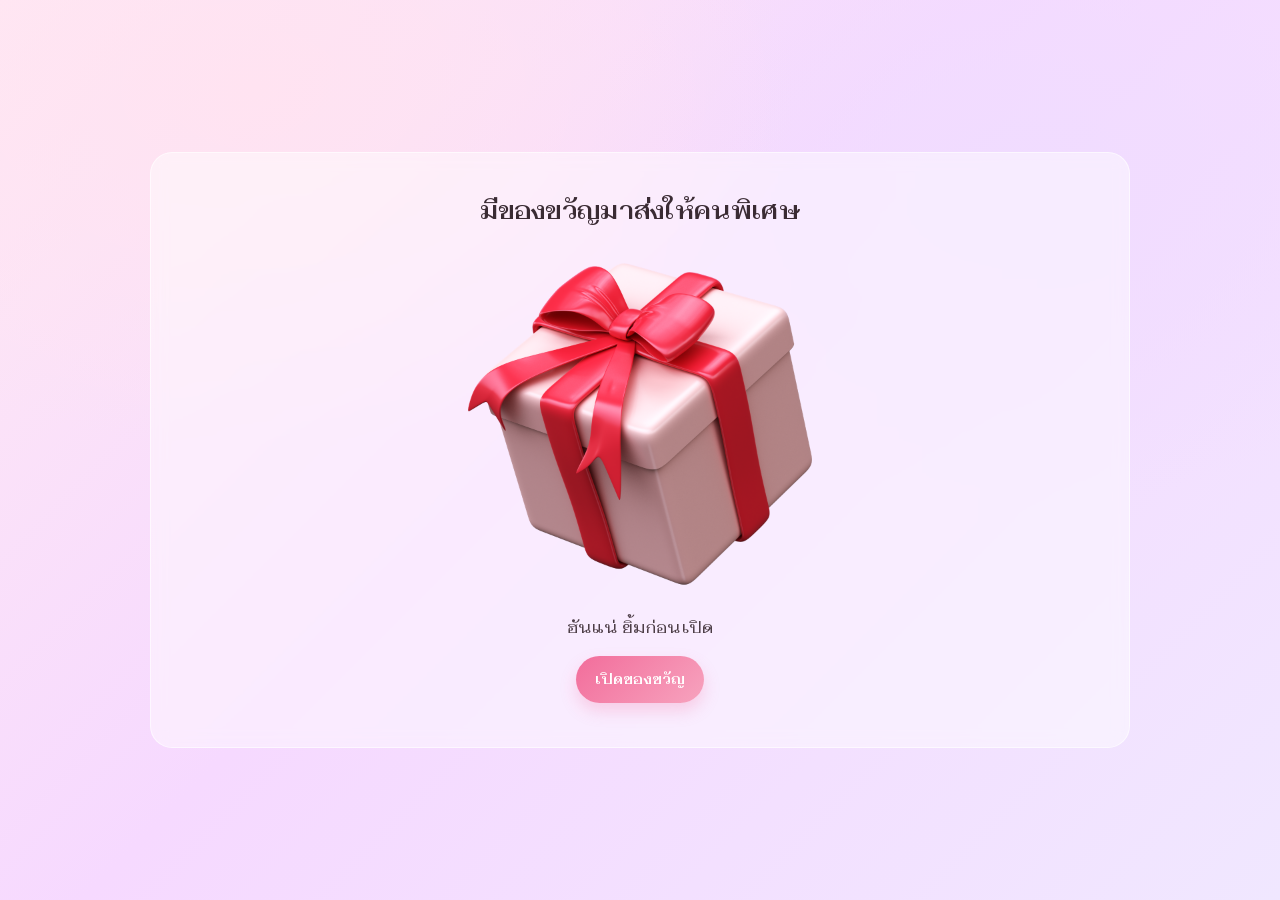
<file: index.html>
<!doctype html>
<html lang="th">
<head>
  <meta charset="utf-8" />
  <meta name="viewport" content="width=device-width,initial-scale=1" />
  <title>Happy Anniversary</title>

  <!-- main style -->
  <link rel="stylesheet" href="css/style.css" />
</head>

<body>
  <div class="container">
    <div class="shell center">

      <!-- เอฟเฟกต์ลอย -->
      <div id="fxLayer" aria-hidden="true"></div>

      <!-- TITLE -->
      <h2 id="titleText">มีของขวัญมาส่งให้คนพิเศษ</h2>

      <!-- ✅ การ์ดขาวใบเดียว: รูป + เนื้อหา -->
      <div class="white-card">

        <!-- รูป (gift.png -> flowers.png) -->
        <div class="gift-stage" id="giftStage">
          <img
            class="gift-img"
            id="giftImg"
            src="assets/gift.png"
            alt="gift"
            loading="eager"
            decoding="async"
          />
        </div>

        <!-- STEP 1 : Open gift (อยู่ในการ์ดเดียวกัน) -->
        <div class="card-body" id="step1">
          <p class="subtle">
            ฮันแน่ ยิ้มก่อนเปิด<br />
          </p>

          <div style="margin-top:14px;">
            <button class="btn" id="openGiftBtn">เปิดของขวัญ</button>
          </div>
        </div>

        <!-- STEP 2 : Anniversary message (อยู่ในการ์ดเดียวกัน) -->
        <div class="card-body" id="step2" style="display:none;">
          <h2>Happy Anniversary </h2>

          <p class="subtle">สุขสันต์วันครบรอบ</p>
         
          <div style="margin-top:16px;">
            <a class="btn secondary" href="pass.html">ไปหน้าถัดไป</a>
          </div>
        </div>

      </div>

    </div>
  </div>
<!-- Floating Hearts Background -->
<div class="bg-heart-layer">
  <span>💗</span>
  <span>💖</span>
  <span>💕</span>
  <span>💘</span>
  <span>💞</span>
  <span>💓</span>
</div>

  <!-- JS -->
  <script src="js/anniversary.js"></script>
</body>
</html>
</file>
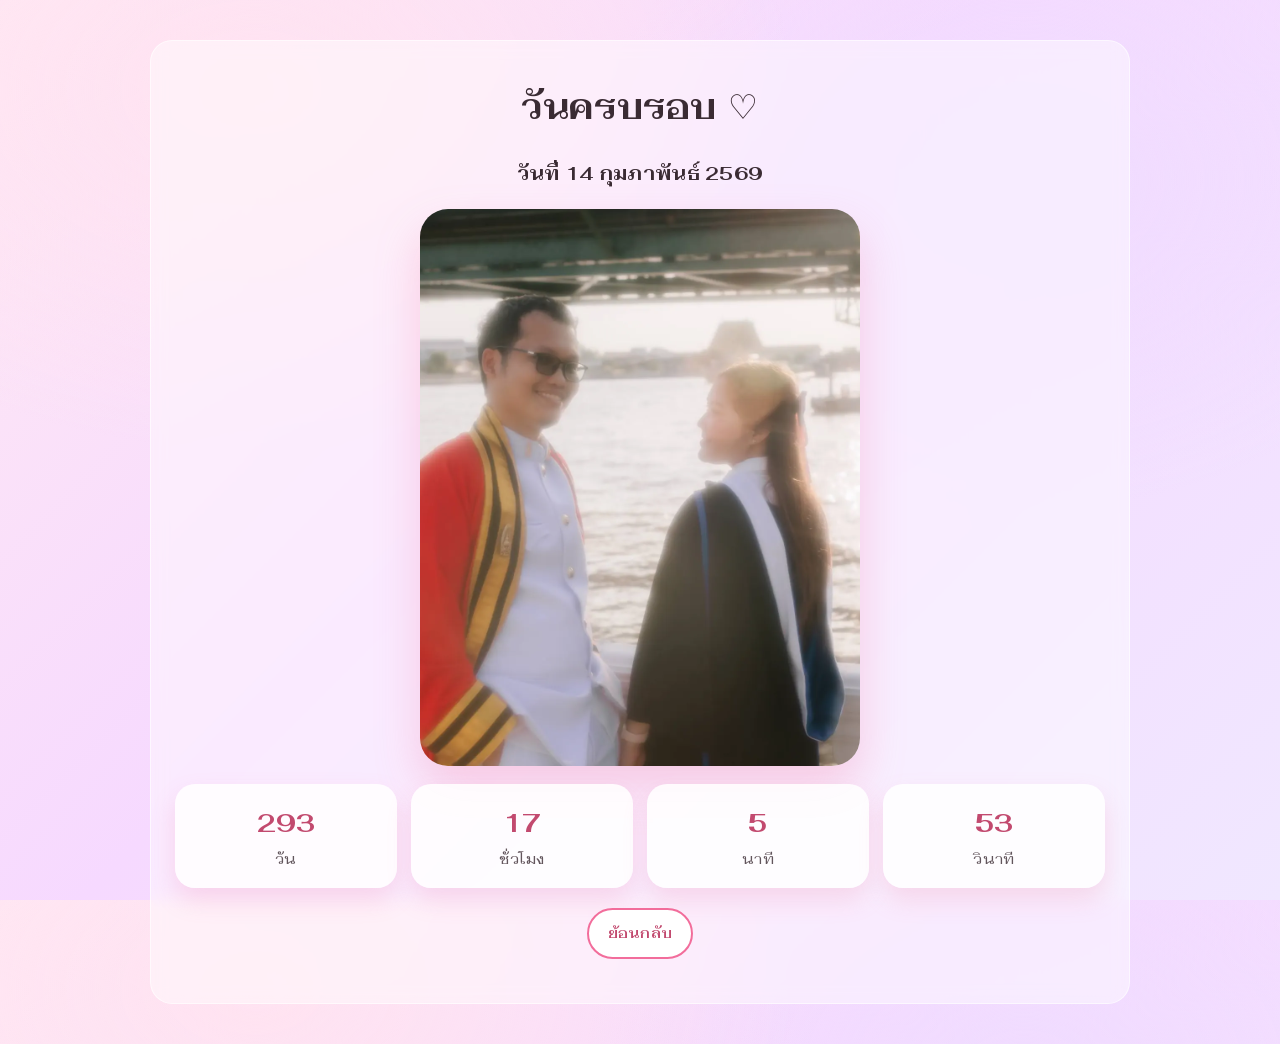
<file: days.html>
<!doctype html>
<html lang="th">
<head>
  <meta charset="utf-8" />
  <meta name="viewport" content="width=device-width,initial-scale=1" />
  <title>วันครบรอบ</title>
  <link rel="stylesheet" href="css/style.css" />
</head>
<body>
  <div class="container">
    <div class="shell center">
      <h1>วันครบรอบ ♡</h1>

        <!-- รูปตรงกลาง -->
           <h3> วันที่ 14 กุมภาพันธ์ 2569 </h3>
        <img src="assets/heart.png" class="center-img" alt="love" />

        <!-- กล่องเวลา -->
        <div class="time-grid">
          <div class="time-box">
            <div class="time-value" id="days">0</div>
            <div class="time-label">วัน</div>
          </div>

          <div class="time-box">
            <div class="time-value" id="hours">0</div>
            <div class="time-label">ชั่วโมง</div>
          </div>

          <div class="time-box">
            <div class="time-value" id="minutes">0</div>
            <div class="time-label">นาที</div>
          </div>

          <div class="time-box">
            <div class="time-value" id="seconds">0</div>
            <div class="time-label">วินาที</div>
          </div>
        </div>

        <div style="margin-top:20px;">
          <a class="btn secondary" href="menu.html">ย้อนกลับ</a>
        </div>
      </div>
    </div>
  </div>

  <script src="js/days.js"></script>
  
</body>
</html>
</file>
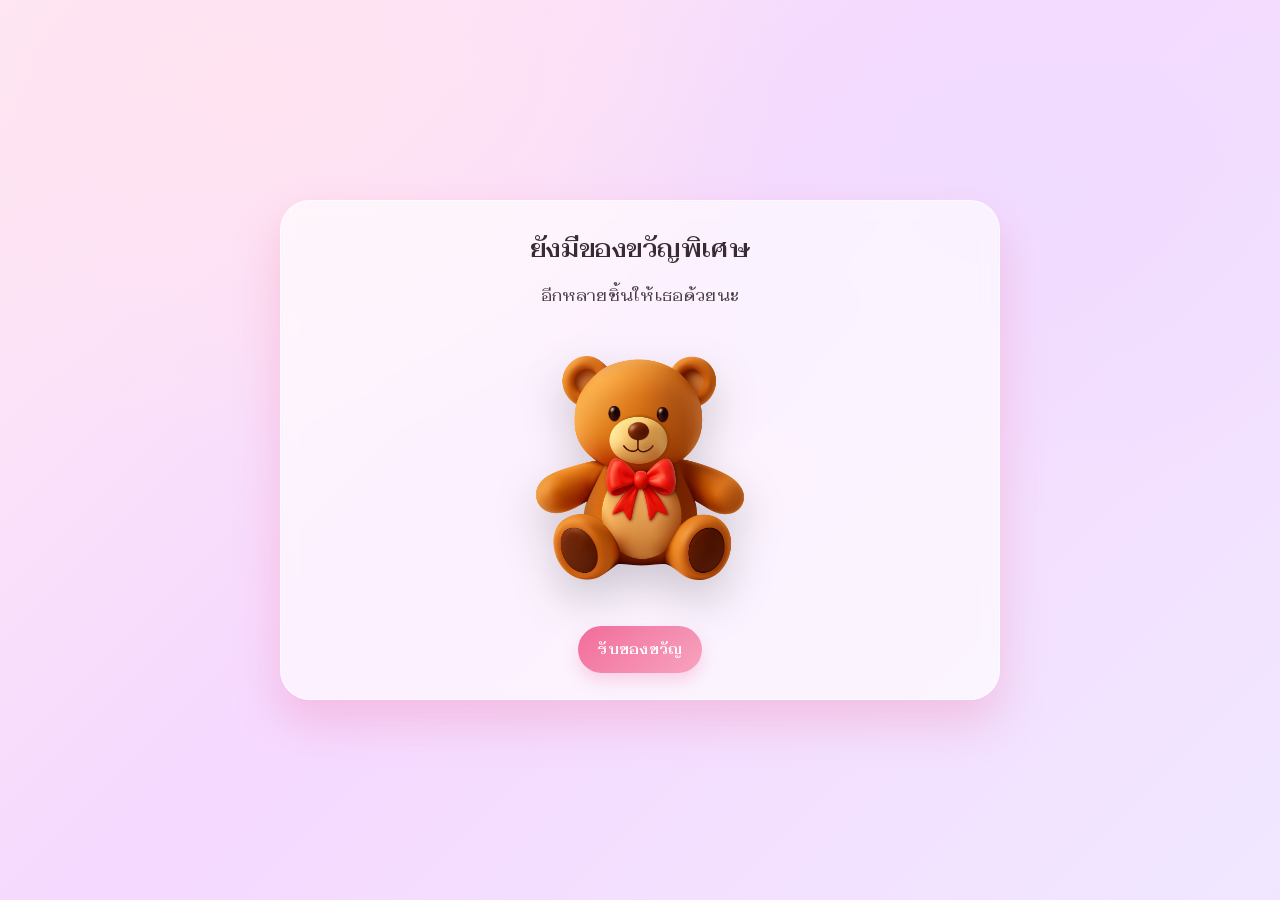
<file: gift.html>
<!doctype html>
<html lang="th">
<head>
  <meta charset="utf-8">
  <meta name="viewport" content="width=device-width, initial-scale=1.0">
  <title>ของขวัญ </title>
  <link rel="stylesheet" href="css/style.css">
</head>

<body>
  <div class="container">
    <div class="shell center big-card">
      <h2>ยังมีของขวัญพิเศษ </h2>
      <p class="subtle">อีกหลายชิ้นให้เธอด้วยนะ</p>

      <img src="assets/gif.png" class="cake-img" alt="gift gif">

      <div style="margin-top:18px;">
        <a href="menu.html" class="btn">รับของขวัญ</a>
      </div>
    </div>
  </div>
  
</body>
</html>
</file>
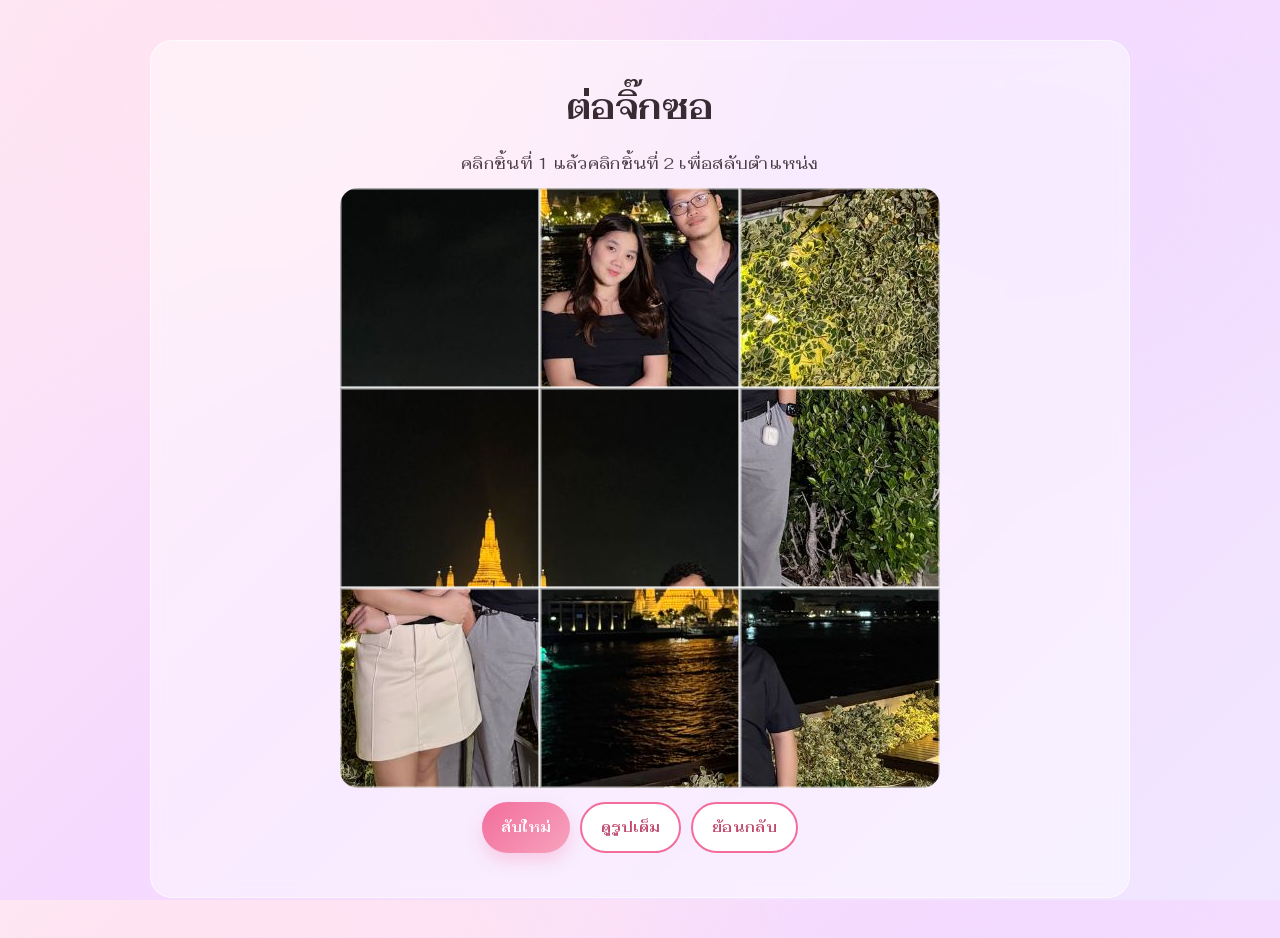
<file: jigsaw.html>
<!doctype html>
<html lang="th">
<head>
  <meta charset="utf-8" />
  <meta name="viewport" content="width=device-width,initial-scale=1" />
  <title>ต่อจิ๊กซอ</title>
  <link rel="stylesheet" href="css/style.css" />
</head>
<body>
  <div class="container">
    <div class="shell center">
      <h1>ต่อจิ๊กซอ</h1>
      <p class="subtle">คลิกชิ้นที่ 1 แล้วคลิกชิ้นที่ 2 เพื่อสลับตำแหน่ง</p>

      <div class="canvas-wrap">
        <canvas id="puzzle" width="600" height="600"></canvas>
      </div>

      <div style="margin-top:14px; display:flex; gap:10px; justify-content:center; flex-wrap:wrap;">
        <button class="btn" id="shuffleBtn">สับใหม่</button>
        <button class="btn secondary" id="showHintBtn">ดูรูปเต็ม</button>
        <a class="btn secondary" href="menu.html">ย้อนกลับ</a>
      </div>
    </div>
  </div>

  <div class="modal-backdrop" id="modalBackdrop">
    <div class="modal center">
      <h3>รูปเต็ม (ใบ้)</h3>
      <img src="assets/puzzle.jpg" alt="hint" style="width:100%; border-radius:18px;" />
      <div class="row">
        <button class="btn" id="closeModalBtn">ปิด</button>
      </div>
    </div>
  </div>

  <script src="js/jigsaw.js"></script>
  
</body>
</html>
</file>
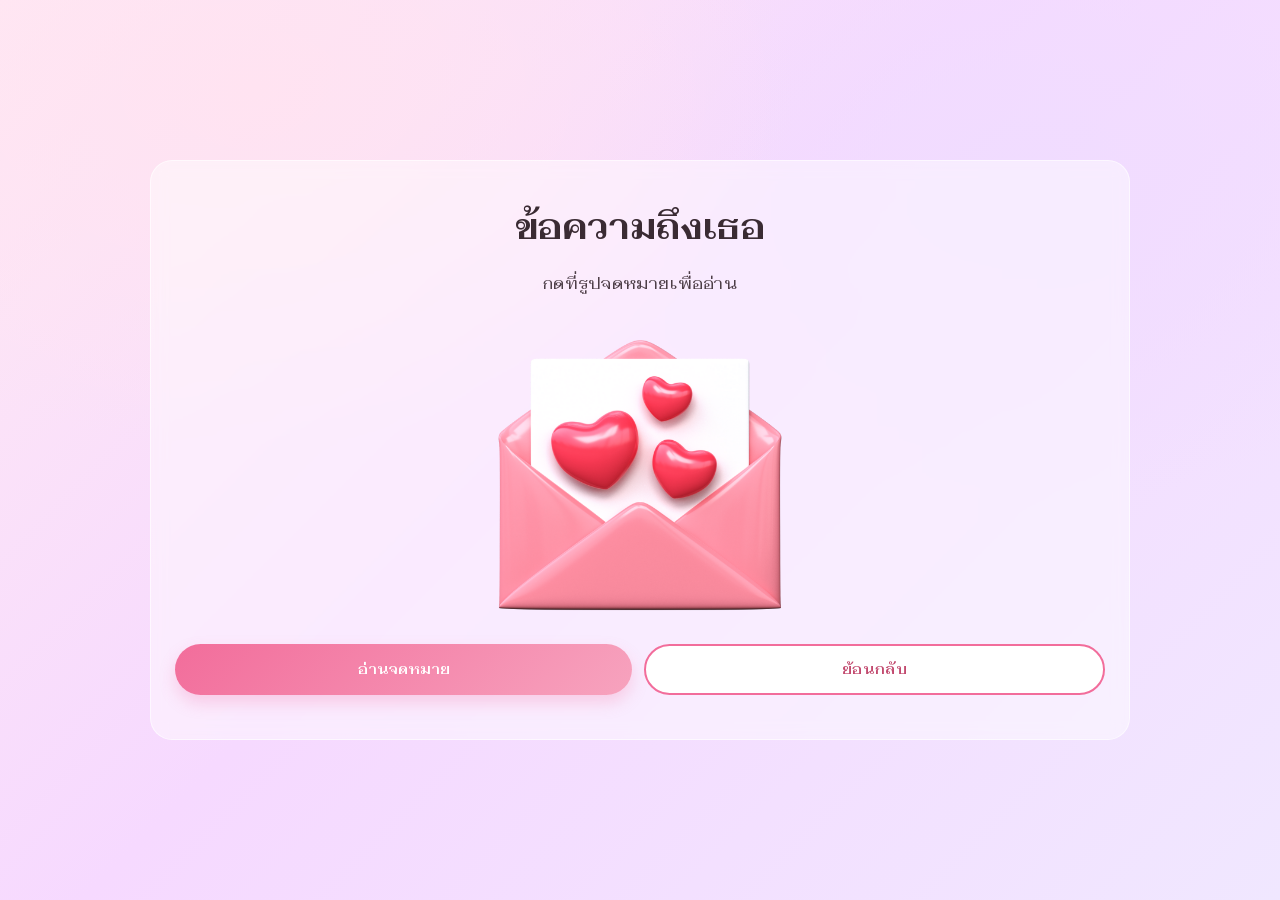
<file: letter.html>
<!doctype html>
<html lang="th">
<head>
  <meta charset="utf-8" />
  <meta name="viewport" content="width=device-width,initial-scale=1" />
  <title>ข้อความถึงเธอ</title>
  <link rel="stylesheet" href="css/style.css" />
</head>

<body>
  <div class="container">
    <div class="shell center">

      <h1>ข้อความถึงเธอ</h1>

        <p class="subtle">กดที่รูปจดหมายเพื่ออ่าน</p>

        <!-- รูปจดหมาย -->
        <img
          src="assets/lettercover.png"
          alt="letter"
          id="openLetter"
          class="letter-img"
        />

        <!-- แถวปุ่ม (กว้างเท่ากัน ซ้ายขวา) -->
        <div class="button-row">
          <button class="btn" id="readBtn">อ่านจดหมาย</button>
          <a class="btn secondary" href="menu.html">ย้อนกลับ</a>
        </div>
      </div>

    </div>
  </div>

  <!-- MODAL -->
  <div class="modal-backdrop" id="modalBackdrop">
    <div class="modal center">
      <h3></h3>

      <p id="letterText"></p>

      <div class="row">
        <button class="btn" id="closeModalBtn">ปิด</button>
      </div>
    </div>
  </div>

  <!-- JS -->
  <script src="js/letter.js"></script>

</body>
</html>
</file>
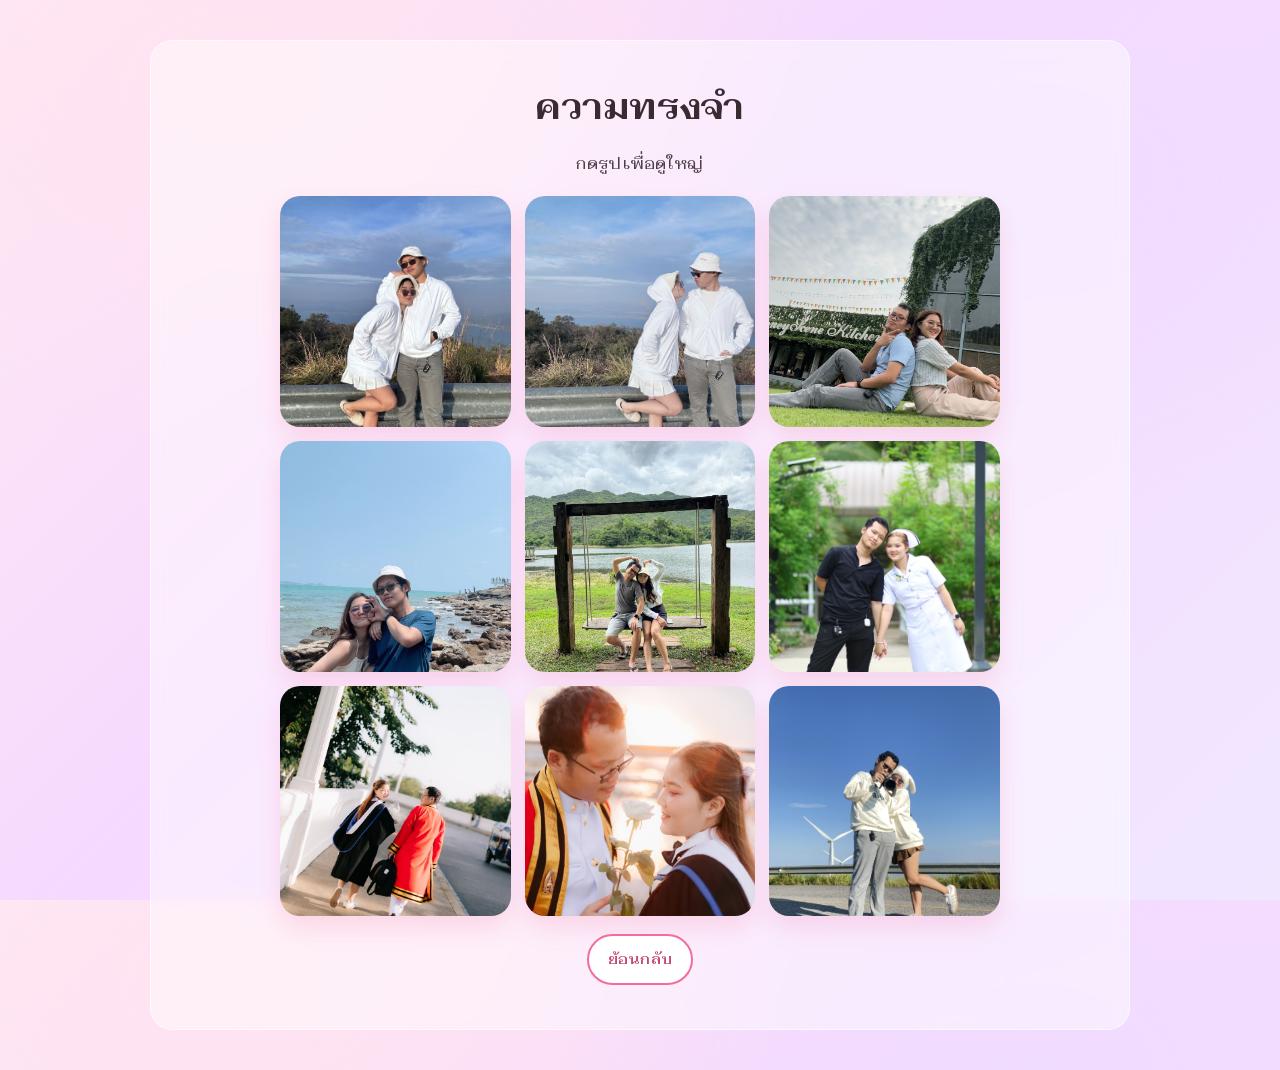
<file: memories.html>
<!doctype html>
<html lang="th">
<head>
  <meta charset="utf-8" />
  <meta name="viewport" content="width=device-width,initial-scale=1" />
  <title>ความทรงจำ</title>
  <link rel="stylesheet" href="css/style.css" />
</head>
<body>
  <div class="container">
    <div class="shell center">
      <h1>ความทรงจำ</h1>
      <p class="subtle">กดรูปเพื่อดูใหญ่</p>

      <div class="gallery" id="gallery"></div>

      <div style="margin-top:18px;">
        <a class="btn secondary" href="menu.html">ย้อนกลับ</a>
      </div>
    </div>
  </div>

  <div class="modal-backdrop" id="modalBackdrop">
    <div class="modal center">
      <img id="bigImg" alt="memory" style="width:100%; border-radius:18px; box-shadow: var(--shadow-soft);" />
      <div class="row">
        <button class="btn" id="closeModalBtn">ปิด</button>
      </div>
    </div>
  </div>

  <script src="js/memories.js"></script>
  
</body>
</html>
</file>
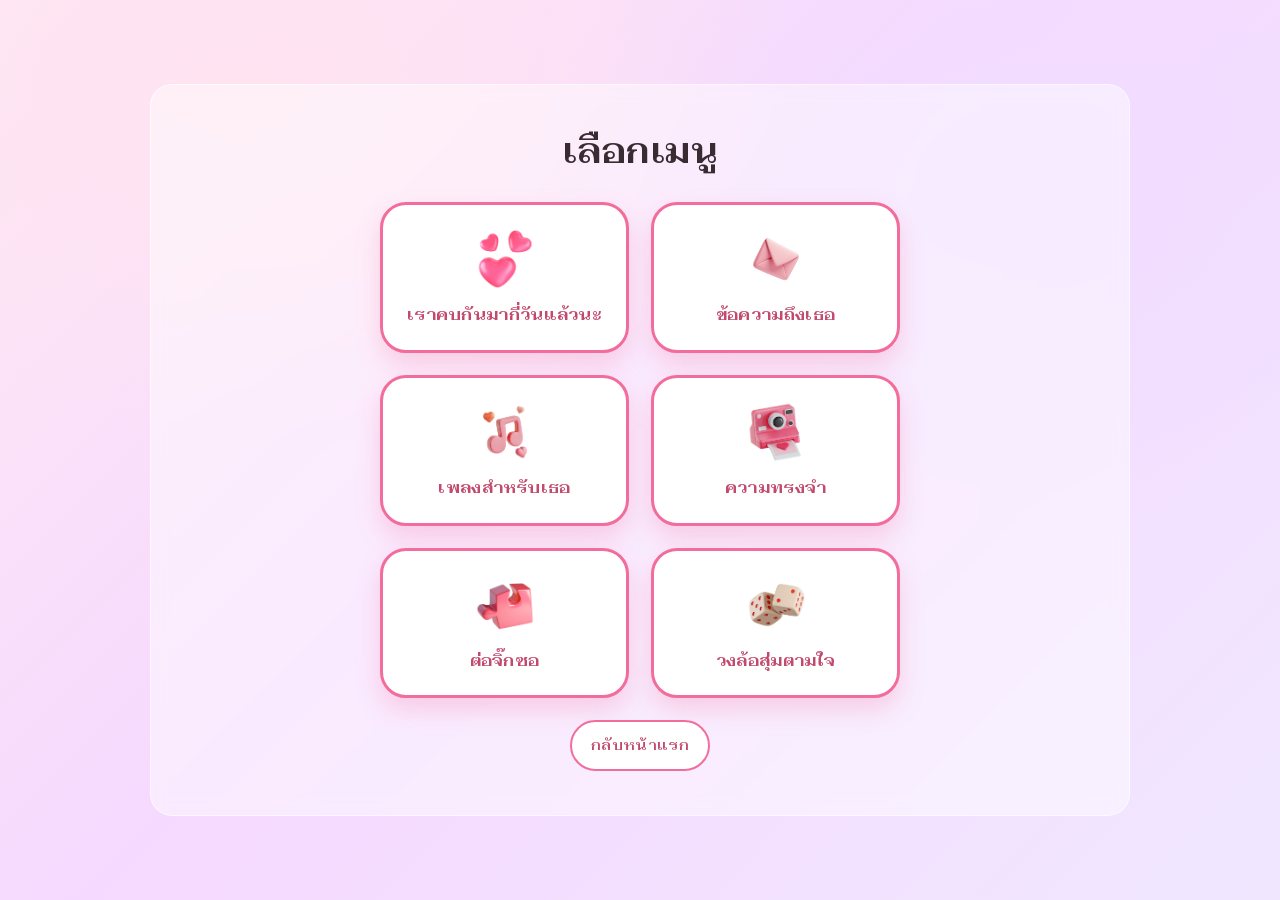
<file: menu.html>
<!doctype html>
<html lang="th">
<head>
  <meta charset="utf-8" />
  <meta name="viewport" content="width=device-width,initial-scale=1" />
  <title>เลือกเมนู</title>
  <link rel="stylesheet" href="css/style.css" />
</head>

<body>
  <div class="container">
    <div class="shell center">
      <h1>เลือกเมนู</h1>

      <div class="menu-grid">

        <a class="menu-item white" href="days.html">
          <img src="assets/1.png" class="menu-icon">
          <div class="label">เราคบกันมากี่วันแล้วนะ</div>
        </a>

        <a class="menu-item white" href="letter.html">
          <img src="assets/2.png" class="menu-icon">
          <div class="label">ข้อความถึงเธอ</div>
        </a>

        <a class="menu-item white" href="music.html">
          <img src="assets/3.png" class="menu-icon">
          <div class="label">เพลงสำหรับเธอ</div>
        </a>


        <a class="menu-item white" href="memories.html">
          <img src="assets/4.png" class="menu-icon">
          <div class="label">ความทรงจำ</div>
        </a>

        <a class="menu-item white" href="jigsaw.html">
          <img src="assets/5.png" class="menu-icon">
          <div class="label">ต่อจิ๊กซอ</div>
        </a>

        <a class="menu-item white" href="wheel.html">
          <img src="assets/6.png" class="menu-icon">
          <div class="label">วงล้อสุ่มตามใจ</div>
        </a>

      </div>

      <div style="margin-top:22px;">
        <a class="btn secondary" href="index.html">กลับหน้าแรก</a>

      </div>
    </div>
  </div>
  <div class="bg-heart-layer">
  <span>💗</span>
  <span>💖</span>
  <span>💕</span>
  <span>💘</span>
  <span>💞</span>
  <span>💓</span>
</div>
</body>
</html>
</file>
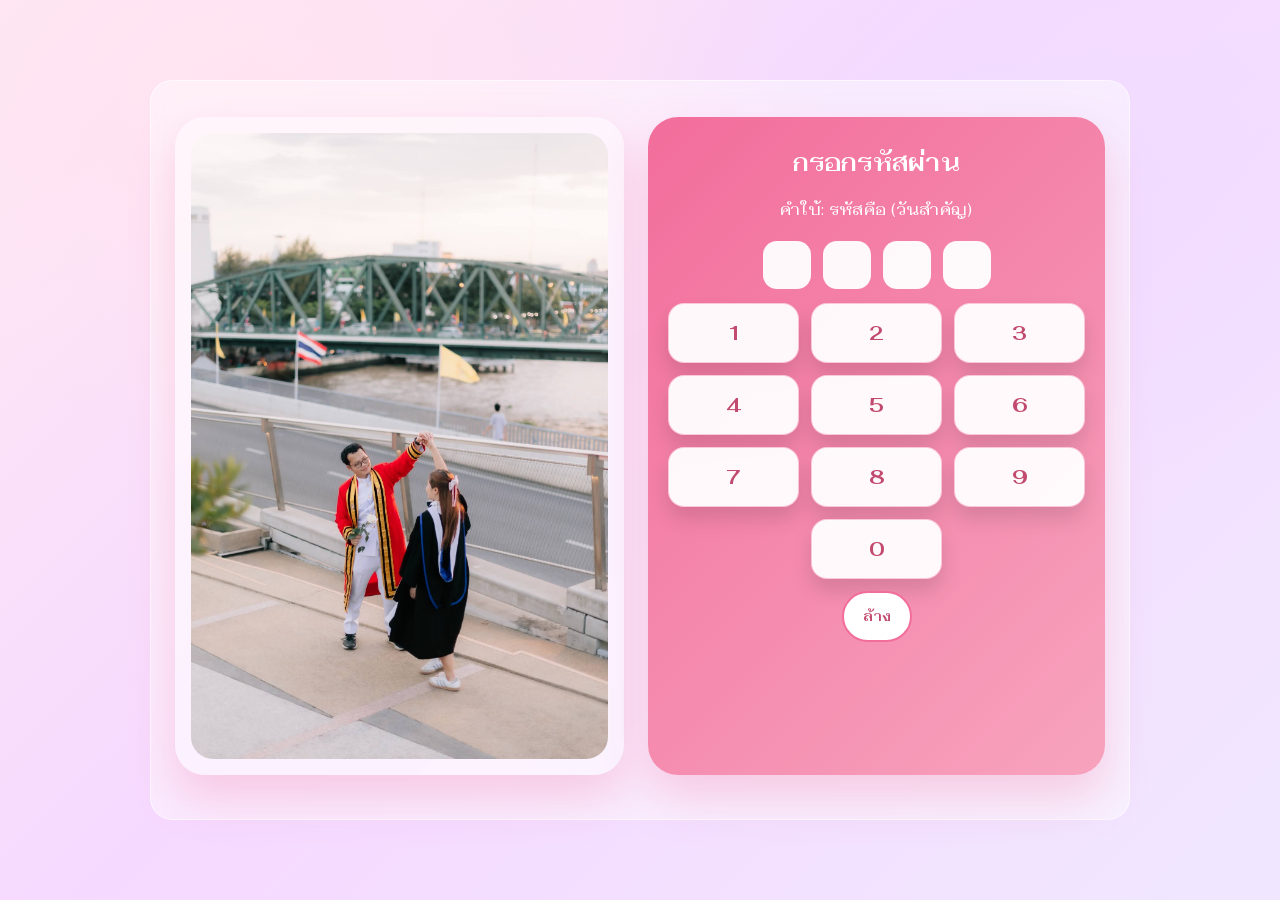
<file: pass.html>
<!doctype html>
<html lang="th">
<head>
  <meta charset="utf-8" />
  <meta name="viewport" content="width=device-width,initial-scale=1" />
  <title>ใส่รหัสผ่าน</title>
  <link rel="stylesheet" href="css/style.css" />
</head>

<body>
  <div class="container">
    <div class="shell">

      <!-- layout ซ้ายรูป ขวาใส่รหัส -->
      <div class="pass-layout">

        <!-- ฝั่งรูป -->
        <div class="pass-image">
          <img src="assets/pic1.png" alt="cute gif">
        </div>

        <!-- ฝั่งใส่รหัส -->
        <div class="pink-panel pass-box center">
          <h2>กรอกรหัสผ่าน</h2>
          <div class="note">คำใบ้: รหัสคือ (วันสำคัญ)</div>

          <div class="digits" id="digits"></div>
          <div class="keypad" id="keypad"></div>

          <div style="margin-top:12px;">
            <button class="btn secondary" id="clearBtn">ล้าง</button>
          </div>
        </div>

      </div>
    </div>
  </div>

  <!-- modal -->
  <div class="modal-backdrop" id="modalBackdrop">
    <div class="modal center">
      <h3 id="modalTitle">ลองใหม่</h3>
      <p id="modalMsg">รหัสไม่ถูกต้อง ลองใหม่อีกครั้งนะ</p>
      <div class="row">
        <button class="btn" id="closeModalBtn">ปิด</button>
      </div>
    </div>
  </div>

  <script src="js/pass.js"></script>
  <div class="bg-heart-layer">
  <span>💗</span>
  <span>💖</span>
  <span>💕</span>
  <span>💘</span>
  <span>💞</span>
  <span>💓</span>
</div>
</body>
</html>
</file>
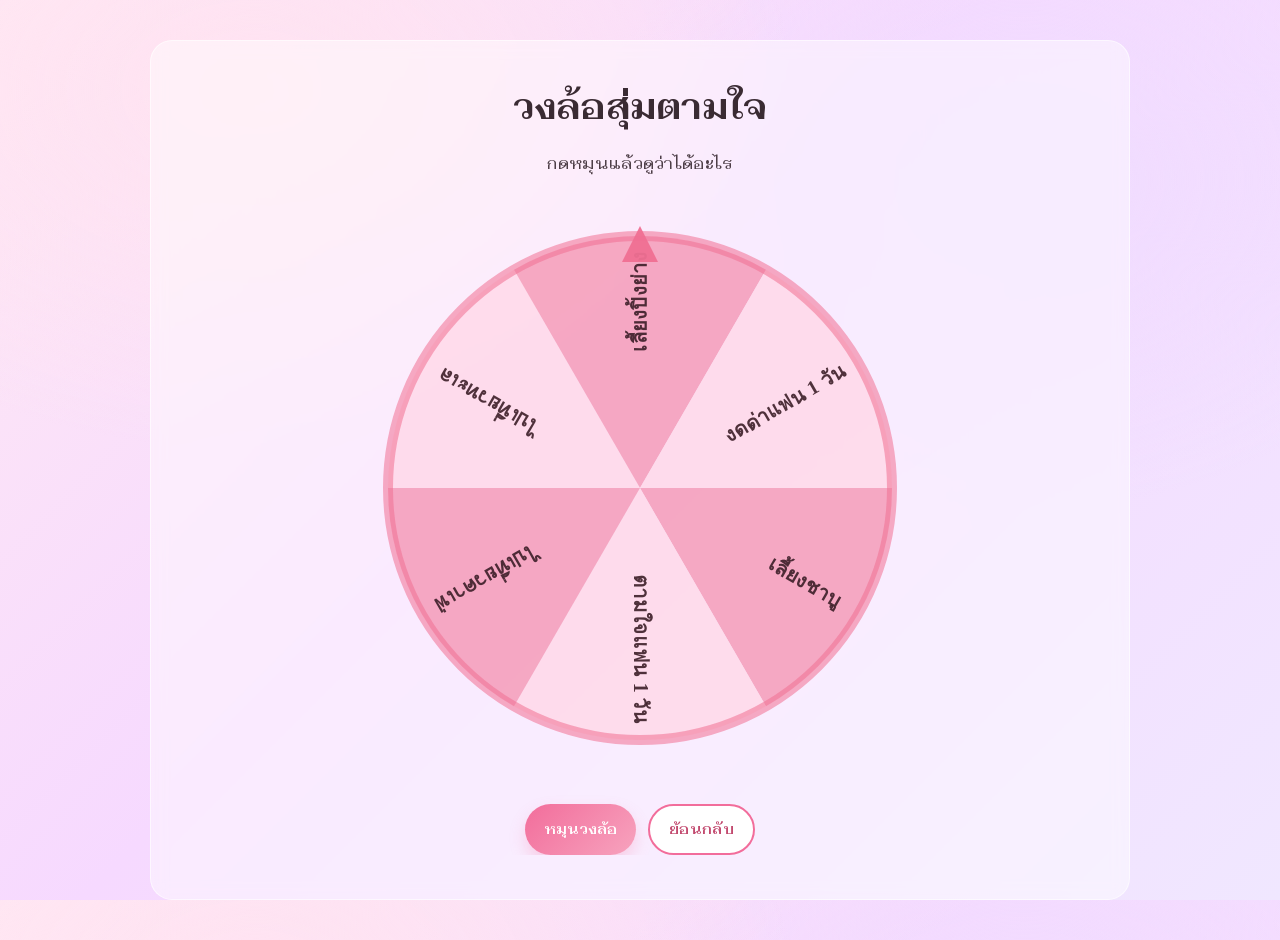
<file: wheel.html>
<!doctype html>
<html lang="th">
<head>
  <meta charset="utf-8" />
  <meta name="viewport" content="width=device-width,initial-scale=1" />
  <title>วงล้อสุ่มตามใจ</title>
  <link rel="stylesheet" href="css/style.css" />
</head>
<body>
  <div class="container">
    <div class="shell center">
      <h1>วงล้อสุ่มตามใจ</h1>
      <p class="subtle">กดหมุนแล้วดูว่าได้อะไร </p>

      <div class="wheel-wrap">
  <canvas id="wheel" width="600" height="600"></canvas>

  <div class="button-row">
    <button class="btn" id="spinBtn">หมุนวงล้อ</button>
    <a class="btn secondary" href="menu.html">ย้อนกลับ</a>
  </div>
</div>

      </div>
    </div>
  </div>

  <div class="modal-backdrop" id="modalBackdrop">
    <div class="modal center">
      <h3>ผลลัพธ์ของวงล้อคือ…</h3>
      <p id="resultText" style="font-size:18px; font-weight:800; color:#c24a6f;"></p>
      <div class="row">
        <button class="btn" id="closeModalBtn">ปิด</button>
      </div>
    </div>
  </div>

  <script src="js/wheel.js"></script>
  <div class="bg-heart-layer">
  <span>💗</span>
  <span>💖</span>
  <span>💕</span>
  <span>💘</span>
  <span>💞</span>
  <span>💓</span>
</div>
</body>
</html>
</file>
<file: css/style.css>
/* ===============================
   FONT : Fahkwang (Thai looped + cute)
   =============================== */
@import url('https://fonts.googleapis.com/css2?family=Fahkwang:wght@300;400;500;600;700&display=swap');

/* ===============================
   ROOT COLOR THEME (Cute Modern)
   =============================== */
:root{
  --pink-1:#fff2f7;
  --pink-2:#ffe1ee;
  --card:#f26d9b;
  --card-dark:#e45888;
  --white:#ffffff;

  --shadow: 0 22px 45px rgba(242,109,155,.28);
  --shadow-soft: 0 12px 24px rgba(242,109,155,.20);
  --radius: 28px;

  --container-pad: 40px;
  --shell-pad-x: 24px;
  --shell-pad-y: 36px;
}

/* ===============================
   GLOBAL RESET + FORCE FONT
   =============================== */
*{
  box-sizing:border-box;
  font-family: "Fahkwang", system-ui, -apple-system, "Segoe UI", sans-serif !important;
}

html, body{
  height:100%;
  margin:0;
  font-family: "Fahkwang", system-ui, -apple-system, "Segoe UI", sans-serif !important;
}

/* กันรูป/สื่อ ล้นกรอบแบบครอบจักรวาล */
img{
  max-width: 100%;
  height: auto;
}

/* ===============================
   BODY
   =============================== */
body{
  background:
    radial-gradient(900px 600px at 20% 10%, #ffe3f1 0%, transparent 60%),
    radial-gradient(800px 600px at 80% 20%, #f0dcff 0%, transparent 55%),
    linear-gradient(
      135deg,
      #ffe9f3 0%,
      #f6d9ff 45%,
      #f0e7ff 100%
    );

  color:#3a2b33;
  letter-spacing: .3px;
  line-height:1.8;
  -webkit-text-size-adjust: 100%;
}

/* ===== Floating Heart Background (No JS) ===== */
.bg-heart-layer{
  position: fixed;
  inset: 0;
  pointer-events: none;
  z-index: 1;
  overflow: hidden;
}

.bg-heart-layer span{
  position: absolute;
  bottom: -10%;
  font-size: 22px;
  opacity: .35;
  animation: floatHeart linear infinite;
}

/* กระจายตำแหน่ง + ความเร็ว */
.bg-heart-layer span:nth-child(1){ left:10%; animation-duration: 22s; }
.bg-heart-layer span:nth-child(2){ left:25%; animation-duration: 18s; font-size:18px; }
.bg-heart-layer span:nth-child(3){ left:45%; animation-duration: 26s; font-size:26px; }
.bg-heart-layer span:nth-child(4){ left:65%; animation-duration: 20s; }
.bg-heart-layer span:nth-child(5){ left:80%; animation-duration: 24s; font-size:20px; }
.bg-heart-layer span:nth-child(6){ left:90%; animation-duration: 28s; font-size:24px; }

@keyframes floatHeart{
  from{ transform: translateY(0) scale(.9); }
  to{ transform: translateY(-120vh) scale(1.4); }
}

/* ถ้ามีใช้ .bg-heart ด้วย JS */
.bg-heart{
  position:absolute;
  font-size: 20px;
  opacity: .35;
  animation: bgFloat linear infinite;
  filter: blur(.2px);
}

@keyframes bgFloat{
  from{ transform: translateY(110vh) translateX(0) scale(.9); }
  to{ transform: translateY(-120vh) translateX(-40px) scale(1.3); }
}

/* ===============================
   LAYOUT
   =============================== */
.container{
  min-height:100%;
  display:flex;
  align-items:center;
  justify-content:center;
  padding: var(--container-pad) 18px;
}

.shell{
  width:min(980px, 100%);
  background: rgba(255,255,255,0.45);
  backdrop-filter: blur(8px);
  border: 1px solid rgba(255,255,255,0.6);
  border-radius: 22px;
  padding: var(--shell-pad-y) var(--shell-pad-x) calc(var(--shell-pad-y) + 8px);
}

.center{ text-align:center; }

/* ===============================
   TYPOGRAPHY
   =============================== */
h1{
  font-size: 34px;
  margin: 0 0 12px;
  font-weight:700;
  letter-spacing:.6px;
}

h2{
  font-size: 24px;
  margin: 0 0 12px;
  font-weight:600;
}

p{
  margin:10px 0;
  font-weight:400;
  line-height:1.75;
}

.subtle{ opacity:.9; }
.small{ font-size:13px; opacity:.85; }

/* ===============================
   BUTTONS
   =============================== */
/* ===============================
   BUTTON BASE
   =============================== */
.btn{
  border: 0;
  padding: 15px 19px;          /* ⬅ เล็กลงชัด */
  border-radius: 800px;
  background: linear-gradient(135deg, #f26d9b, #f7a3be);
  color: #fff;
  font-weight: 600;
  font-size: 14px;            /* ⬅ เล็กลง */
  line-height: 1.2;
  cursor: pointer;
  box-shadow: 0 8px 16px rgba(242,109,155,.25); /* ⬅ shadow เบาลง */
  transition: transform .18s ease, filter .18s ease;
  display: inline-flex;
  align-items: center;
  justify-content: center;
  white-space: nowrap;
}


/* hover / active */
.btn:hover{
  transform: translateY(-2px);
  filter: brightness(1.05);
}
.btn:active{
  transform: scale(.97);
}

/* ===============================
   BUTTON SECONDARY
   =============================== */
.btn.secondary{
  background: #fff;
  color: #c24a6f;
  border: 2px solid #f26d9b;
  box-shadow: none;
}

/* ===== FIX LINK BUTTON COLOR ===== */
a.btn,
a.btn:visited,
a.btn:hover,
a.btn:active,
a.btn:focus{
  color: #fff;
  text-decoration: none;
}

a.btn.secondary{
  color:#c24a6f;
}


/* ===============================
   BUTTON ROW (ซ้ายขวาเท่ากัน)
   =============================== */
.button-row{
  display: flex;
  gap: 12px;
  margin-top: 16px;
}

/* ทำให้ปุ่มกว้างเท่ากัน */
.button-row .btn{
  flex: 1;
}


/* ===============================
   MOBILE
   =============================== */
@media (max-width: 520px){
  .button-row{
    flex-direction: column;
  }

  .button-row .btn{
    width: 100%;
  }

  .btn{
    padding: 9px 16px;
    font-size: 14px;
  }
}


/* ===============================
   CARDS
   =============================== */
.card{
  background: rgba(255,255,255,0.7);
  border-radius: var(--radius);
  box-shadow: var(--shadow);
  padding: 22px;
}

.big-card{
  width:min(720px,100%);
  margin: 0 auto;
  border-radius: 30px;
  padding: 26px;
  background: rgba(255,255,255,0.65);
  box-shadow: var(--shadow);
}

.pink-panel{
  width:min(520px, 100%);
  margin: 0 auto;
  background: linear-gradient(135deg, #f26d9b, #f7a3be);
  color:white;
  border-radius: 30px;
  padding: 24px 20px;
  box-shadow: var(--shadow);
}

/* ===============================
   IMAGES
   =============================== */
.cake-img{
  width:min(280px, 70vw);
  max-width: 320px;
  display:block;
  margin: 18px auto 10px;
  filter: drop-shadow(0 20px 22px rgba(0,0,0,.18));
}

/* ===============================
   BADGE
   =============================== */
.badge{
  display:inline-flex;
  gap:8px;
  align-items:center;
  padding: 8px 16px;
  background: rgba(255,255,255,0.88);
  border:1px solid rgba(242,109,155,.35);
  border-radius: 999px;
  color:#c24a6f;
  font-weight:700;
}

/* ===============================
   MENU GRID (6 ITEMS)
   =============================== */
.menu-grid{
  margin-top: 20px;
  display:grid;
  grid-template-columns: repeat(2, 1fr);
  gap: 22px;
  width: min(520px, 100%);
  margin-inline:auto;
}

.menu-item{
  background: linear-gradient(135deg, #f26d9b, #f7a3be);
  border-radius: 26px;
  padding: 24px 18px;
  color:white;
  text-decoration:none;
  display:flex;
  flex-direction:column;
  align-items:center;
  justify-content:center;
  min-height: 150px;
  box-shadow: var(--shadow);
  transition: all .2s ease;
  -webkit-tap-highlight-color: transparent;
}

.menu-item:hover{
  transform: translateY(-4px);
  filter: brightness(1.06);
}

.menu-item .icon{
  width:48px;
  height:48px;
  margin-bottom: 12px;
  object-fit:contain;
  filter: drop-shadow(0 10px 14px rgba(0,0,0,.22));
}

.menu-item .label{
  font-weight:600;
  text-align:center;
  line-height:1.3;
  font-size: 16px;
}

/* ===============================
   MENU WHITE STYLE
   =============================== */
.menu-item.white{
  background: #ffffff;
  border: 3px solid #f26d9b;
  color: #c24a6f;
  box-shadow: 0 12px 24px rgba(242,109,155,.25);
}

.menu-item.white .label{
  color: #c24a6f;
  font-weight:800;
  margin-top: 10px;
}

.menu-item.white:hover{
  background: #fff5fa;
  transform: translateY(-4px) scale(1.02);
}

/* icon */
.menu-icon{
  width:60px;
  height:60px;
  object-fit:contain;
  margin-bottom: 6px;
}

/* ===============================
   PASSCODE
   =============================== */
.pass-box{
  flex: 1;
  height: auto;
}

.digits{
  display:flex;
  justify-content:center;
  gap: 12px;
  margin: 16px 0 14px;
  flex-wrap: wrap;
}

.digit{
  width: 48px;
  height: 48px;
  background: rgba(255,255,255,.95);
  border-radius: 14px;
  display:flex;
  align-items:center;
  justify-content:center;
  font-size: 20px;
  font-weight:700;
  color:#c24a6f;
}

/* ✅ จัด keypad ให้เป็นตัวจริงที่เดียว (กันซ้ำ) */
.keypad{
  margin-top: 14px;
  display:grid;
  grid-template-columns: repeat(3, 1fr);
  gap: 12px;
}

.key{
  background: rgba(255,255,255,.95);
  border: 1px solid rgba(242,109,155,.35);
  border-radius: 16px;
  padding: 16px 0;
  font-size: 20px;
  font-weight:700;
  color:#c24a6f;
  cursor:pointer;
  box-shadow: 0 12px 20px rgba(0,0,0,.12);
  -webkit-tap-highlight-color: transparent;
}

.key:active{ transform: translateY(1px); }

/* ✅ ปุ่ม 0 ให้อยู่ “กลาง” แบบสวย ไม่ยืดแปลก */
.key-zero{
  grid-column: 2 / 3;     /* อยู่คอลัมน์กลาง */
  justify-self: stretch;
  width: 100%;
  max-width: none;
}

/* ===============================
   MODAL
   =============================== */
.modal-backdrop{
  position:fixed;
  inset:0;
  background: rgba(0,0,0,.45);
  display:none;
  align-items:center;
  justify-content:center;
  padding: 18px;
}

.modal{
  width: min(560px, 100%);
  max-height: 85vh;          /* ⭐ สำคัญ */
  overflow: hidden;          /* กันล้น */
  background: rgba(255,255,255,.97);
  border-radius: 22px;
  padding: 20px;
  box-shadow: var(--shadow);
}


.modal h3{ margin: 6px 0 10px; }
.modal p{ white-space: pre-wrap; }

.modal .row{
  display:flex;
  gap:10px;
  justify-content:center;
  margin-top: 14px;
  flex-wrap: wrap;
}

/* ===============================
   GALLERY
   =============================== */
.gallery{
  display:grid;
  grid-template-columns: repeat(3, 1fr);
  gap: 14px;
  width:min(720px,100%);
  margin: 18px auto 0;
}

.photo{
  width:100%;
  aspect-ratio: 1/1;
  object-fit: cover;
  border-radius: 20px;
  box-shadow: var(--shadow-soft);
  cursor:pointer;
}

/* ===============================
   QUIZ
   =============================== */
.qbox{
  width:min(720px,100%);
  margin: 0 auto;
}

.choice{
  width:100%;
  text-align:left;
  padding: 14px 16px;
  border-radius: 18px;
  border:1px solid rgba(242,109,155,.35);
  background: rgba(255,255,255,.9);
  cursor:pointer;
  font-weight:600;
  margin: 8px 0;
}

.choice.selected{
  outline: 2px solid rgba(242,109,155,.7);
}

.hr{
  height:1px;
  background: rgba(0,0,0,.08);
  margin: 16px 0;
}

/* ===============================
   JIGSAW
   =============================== */
/* ===== Puzzle Canvas ===== */
.canvas-wrap{
  display: flex;
  justify-content: center;
  align-items: center;
  width: 100%;
  max-width: 100%;
  overflow: hidden;        /* กันล้นการ์ด */
}

/* canvas responsive */
#puzzle{
  width: 100%;
  max-width: 360px;        /* ⬅ ขนาดพอดีมือถือ */
  height: auto;
  border-radius: 18px;
}

@media (min-width: 768px){
  #puzzle{
    max-width: 480px;
  }
}

@media (min-width: 1024px){
  #puzzle{
    max-width: 600px;
  }
}

/* ===============================
   WHEEL
   =============================== */

.wheel-wrap{
  display: flex;
  flex-direction: column;
  align-items: center;
  width: 100%;
  max-width: 100%;
  overflow: hidden;     /* กันล้น card */
}

/* canvas วงล้อ */
#wheel{
  width: 100%;
  max-width: 360px;     /* 👈 พอดีมือถือ */
  height: auto;
  display: block;
}
@media (min-width: 768px){
  #wheel{
    max-width: 480px;
  }
}

@media (min-width: 1024px){
  #wheel{
    max-width: 600px;
  }
}


/* ===============================
   Cake Stage + Smoke Effect
   =============================== */
.cake-stage{
  width: min(340px, 78vw);
  margin: 14px auto 10px;
  position: relative;
  display: grid;
  place-items: center;
  perspective: 900px;
}

.cake-stage .cake-img{
  width: 100%;
  max-width: 340px;
  display:block;
  transform: rotateX(7deg) rotateY(-10deg);
  transform-style: preserve-3d;
  filter: drop-shadow(0 26px 26px rgba(0,0,0,.18));
  transition: transform .35s ease, opacity .2s ease;
}

.cake-stage.is-ready .cake-img{
  transform: rotateX(0deg) rotateY(0deg) scale(1.02);
}

.cake-stage.is-swap .cake-img{
  opacity: 0;
}

.smoke{
  position:absolute;
  inset: 0;
  pointer-events:none;
  display:none;
}

.cake-stage.show-smoke .smoke{
  display:block;
}

.smoke span{
  position:absolute;
  left: 50%;
  top: 18%;
  width: 18px;
  height: 18px;
  border-radius: 50%;
  background: rgba(255,255,255,.92);
  filter: blur(1px);
  transform: translateX(-50%);
  opacity: 0;
  animation: puff 1.3s ease forwards;
}

.smoke span:nth-child(1){ margin-left:-28px; animation-delay: 0s; }
.smoke span:nth-child(2){ margin-left:-10px; animation-delay: .06s; }
.smoke span:nth-child(3){ margin-left:  6px;  animation-delay: .12s; }
.smoke span:nth-child(4){ margin-left: 22px;  animation-delay: .18s; }
.smoke span:nth-child(5){ margin-left:  0px; animation-delay: .24s; }

@keyframes puff{
  0%   { transform: translateX(-50%) translateY(18px) scale(.8); opacity: 0; }
  15%  { opacity: .9; }
  60%  { opacity: .55; }
  100% { transform: translateX(-50%) translateY(-52px) scale(1.9); opacity: 0; }
}

/* ===============================
   PASS PAGE LAYOUT
   =============================== */
.pass-layout{
  display: flex;
  gap: 24px;
  align-items: stretch;
}

.pass-image{
  flex: 1;
  display: flex;
  align-items: center;
  justify-content: center;

  background: rgba(255,255,255,0.35);
  border-radius: 30px;
  box-shadow: var(--shadow);
  padding: 16px;
}

.pass-image img{
  animation: float 3s ease-in-out infinite;
  width: 100%;
  height: 100%;
  object-fit: contain;
  border-radius: 22px;
}

@keyframes float{
  0%,100%{ transform: translateY(0); }
  50%{ transform: translateY(-6px); }
}

/* ===== IMAGE CENTER ===== */
.center-img{
  max-width: 80%;
  height: auto;
  display: block;
  margin: 18px auto;
  border-radius: 28px;
  box-shadow: var(--shadow);
  object-fit: cover;
}

/* ===== TIME GRID ===== */
.time-grid{
  display:grid;
  grid-template-columns: repeat(4, 1fr);
  gap:14px;
  margin-top:18px;
}

.time-box{
  background: rgba(255,255,255,.85);
  border-radius: 20px;
  padding: 16px 10px;
  box-shadow: var(--shadow-soft);
}

.time-value{
  font-size: 26px;
  font-weight: 900;
  color:#c24a6f;
}

.time-label{
  font-size: 14px;
  opacity:.8;
}

/* Letter */
.letter-img{
  width: min(320px, 78vw);
  margin: 10px auto 0;
  cursor:pointer;

  background: transparent;
  box-shadow: none;
  border-radius: 0;

  display: block;
}

/* Vinyl */
.vinyl-wrap{
  width:240px;
  height:240px;
  margin: 0 auto 14px;
  display:flex;
  align-items:center;
  justify-content:center;
}

.vinyl{
  width:100%;
  height:100%;
  border-radius:50%;
  object-fit: cover;
  display:block;
  box-shadow: 0 20px 40px rgba(0,0,0,.25);
  background: transparent;
}

.music-controls{
  display:flex;
  justify-content:center;
  margin-top: 14px;
  flex-wrap: wrap;
  gap: 10px;
}

/* ===============================
   RESPONSIVE (Tablet)
   =============================== */
@media (max-width: 900px){
  :root{
    --container-pad: 32px;
    --shell-pad-x: 20px;
    --shell-pad-y: 28px;
  }

  .big-card{ padding: 22px; }
  .menu-grid{ width: min(560px, 100%); }
}

/* ===============================
   RESPONSIVE (Phone)
   =============================== */
@media (max-width: 720px){
  :root{
    --container-pad: 20px;
    --shell-pad-x: 16px;
    --shell-pad-y: 22px;
  }

  h1{ font-size: 26px; }
  h2{ font-size: 20px; }

  /* ✅ flex บนมือถือให้เรียงลง */
  .pass-layout{
    flex-direction: column;
    gap: 16px;
  }

  .pass-image{
    order: -1;
    padding: 12px;
    border-radius: 24px;
  }

  /* กันรูปสูงเกินจอ */
  .pass-image img{
    height: auto;
    max-height: 42vh;
    object-fit: contain;
  }

  .big-card{
    padding: 18px;
    border-radius: 24px;
  }

  .pink-panel{
    border-radius: 24px;
    padding: 18px 16px;
  }

  /* ✅ ปุ่มเรียงสวยบนมือถือ */
  .modal .row,
  .music-controls{
    flex-direction: column;
    align-items: stretch;
  }

 

  /* เมนูไม่แน่น */
  .menu-grid{
    width: 100%;
    max-width: 520px;
    gap: 12px;
    grid-template-columns: repeat(2, minmax(0, 1fr));
  }

  .menu-item{
    min-height: 128px;
    padding: 16px 12px;
  }

  .menu-icon{ width: 52px; height: 52px; }

  /* keypad / digits */
  .digits{ gap: 10px; }
  .digit{ width: 44px; height: 44px; font-size: 18px; }
  .key{ padding: 14px 0; font-size: 18px; }

  /* time */
  .time-grid{
    grid-template-columns: repeat(2, 1fr);
  }
  .time-value{ font-size: 22px; }

  /* gallery */
  .gallery{
    grid-template-columns: repeat(2, 1fr);
  }

  /* vinyl */
  .vinyl-wrap{ width: 210px; height: 210px; }

  /* ปรับรูปเค้ก/รูปสื่อไม่ให้ใหญ่เกินการ์ด */
  .cake-img{
    width: min(260px, 72vw);
    max-width: 280px;
  }

  .center-img{
    max-width: 100%;
    max-height: 46vh;
    object-fit: contain;
  }

  .letter-img{
    width: min(320px, 82vw);
    max-width: 340px;
  }
}

/* ===============================
   RESPONSIVE (Small Phone)
   =============================== */
@media (max-width: 420px){
  h1{ font-size: 23px; }
  h2{ font-size: 18px; }

  .shell{ border-radius: 18px; }

  .cake-stage{
    width: min(300px, 86vw);
  }

  .gallery{
    grid-template-columns: 1fr;
  }

  .menu-grid{
    grid-template-columns: 1fr;
  }

  .menu-item{
    min-height: 112px;
  }

  .vinyl-wrap{ width: 190px; height: 190px; }
}

/* ===============================
   Anniversary FX Layer
   =============================== */
#fxLayer{
  position: fixed;
  inset: 0;
  pointer-events: none;
  overflow: hidden;
  z-index: 50;
}

/* อนิเมชันลอยขึ้น */
.particle{
  position: absolute;
  bottom: -12vh;
  will-change: transform, opacity;
  animation: floatUp ease-in forwards;
  filter: drop-shadow(0 8px 12px rgba(0,0,0,.12));
}

/* ดอกไม้ลอยนุ่มกว่า */
.particle.flower{ opacity: .95; }

/* หัวใจเด่นขึ้นนิดนึง */
.particle.heart{ opacity: 1; }

@keyframes floatUp{
  from{
    transform: translateY(0) scale(1);
    opacity: 1;
  }
  to{
    transform: translateY(-125vh) scale(1.4);
    opacity: 0;
  }
}

/* ===============================
   Media Card + Gift
   =============================== */
.media-card{
  width: min(520px, 92vw);
  background: #fff;
  border-radius: 22px;
  padding: 18px 18px 8px;
  box-shadow: 0 16px 32px rgba(0,0,0,.10);
  margin: 10px auto 14px;
}

.gift-stage{
  display:flex;
  justify-content:center;
  align-items:center;
  min-height: 220px;
}

.gift-img{
  width: min(360px, 78vw);
  max-width: 360px;
  height: auto;
  transition: transform .35s ease, filter .35s ease, opacity .25s ease;
  object-fit: contain;
}

.gift-stage.opening .gift-img{
  animation: giftPop .55s ease;
}

@keyframes giftPop{
  0%   { transform: scale(1) rotate(0deg); }
  25%  { transform: scale(1.06) rotate(-4deg); }
  55%  { transform: scale(1.12) rotate(4deg); }
  100% { transform: scale(1.00) rotate(0deg); }
}

.gift-stage.opened .gift-img{
  filter: drop-shadow(0 18px 30px rgba(0,0,0,.18));
}

/* title หายแบบนุ่ม */
.fade-out{
  opacity: 0;
  transform: translateY(-6px);
  transition: opacity .35s ease, transform .35s ease;
}

/* ✅ มือถือ: กันรูปของขวัญสูงเกินจอ + ไม่ล้นการ์ด */
@media (max-width: 720px){
  .media-card{
    width: 100%;
    max-width: 520px;
    padding: 14px 14px 8px;
  }

  .gift-stage{ min-height: 200px; }

  .gift-img{
    width: 100%;
    max-width: 320px;
    max-height: 42vh;
  }
}

/* ===============================
   Spin (if used for vinyl etc.)
   =============================== */
.spin{
  animation: spin 6s linear infinite;
}

@keyframes spin{
  from{ transform: rotate(0deg); }
  to{ transform: rotate(360deg); }
}


/* ให้ข้อความจดหมายชิดซ้าย */
#letterText{
  text-align: left;
}
</file>
